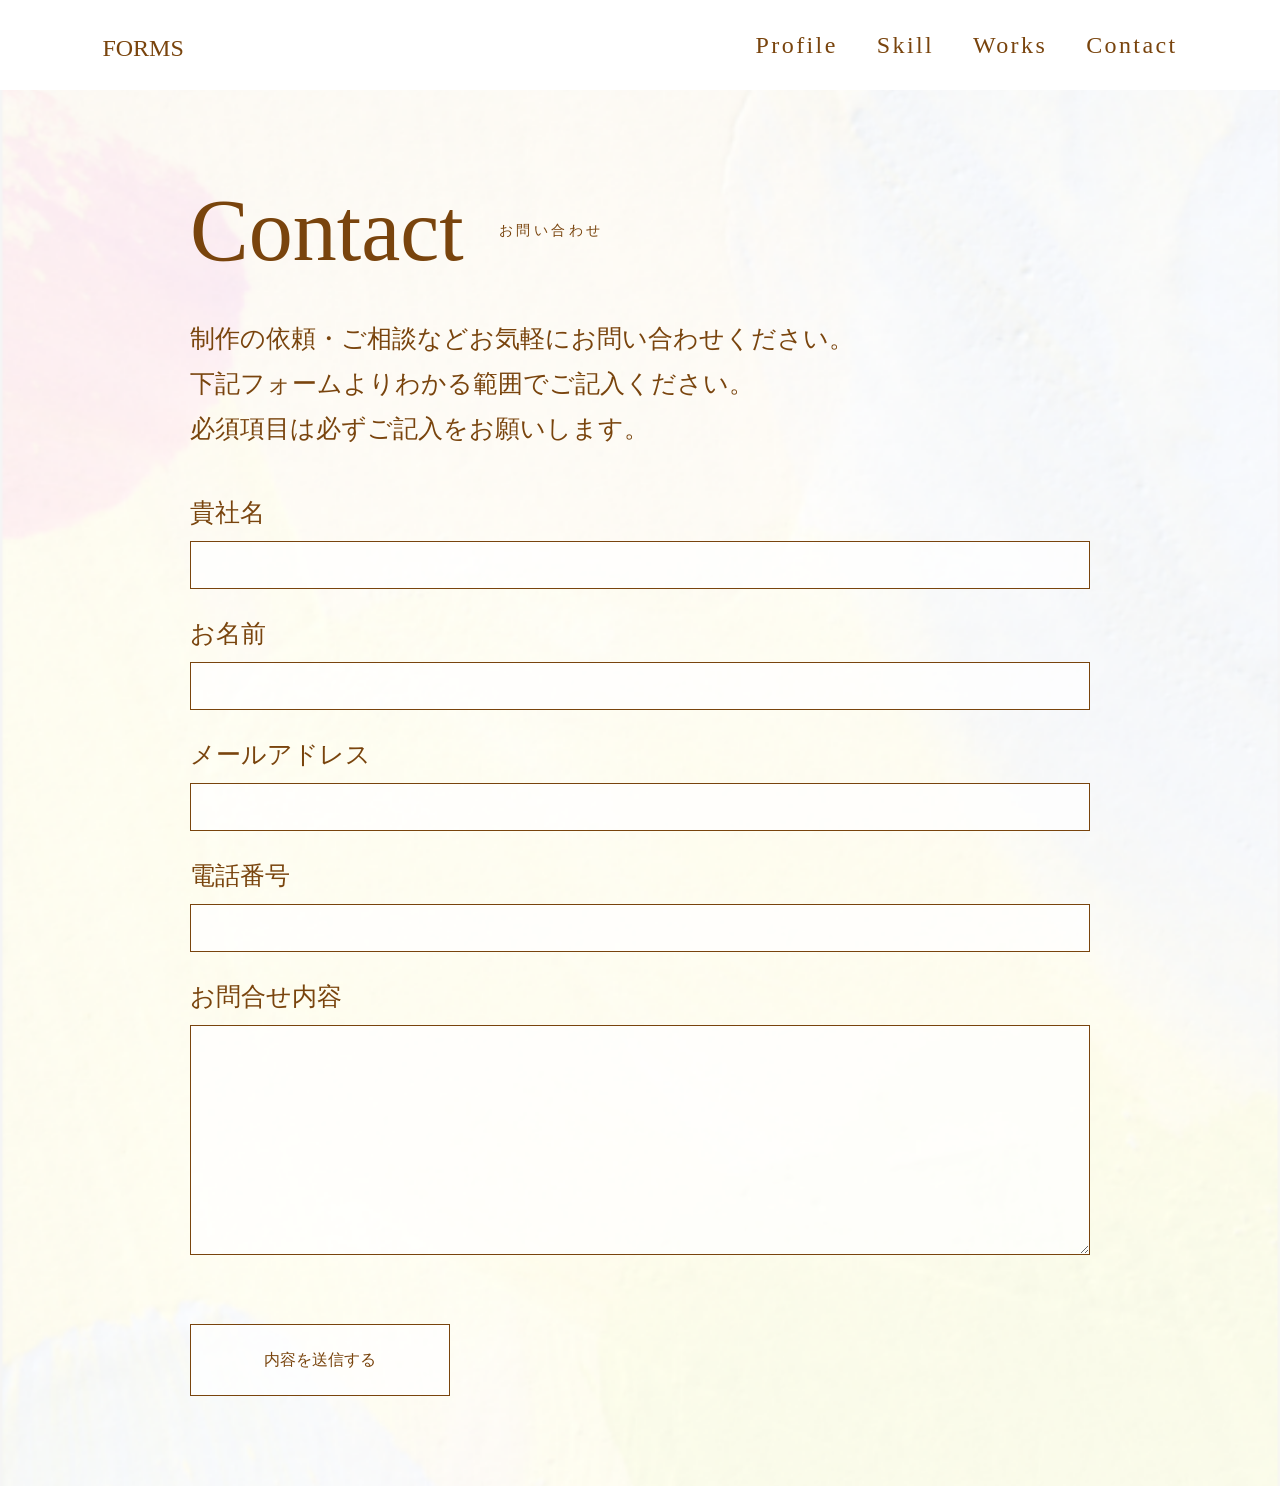
<file: contact-form.html>
<!DOCTYPE html>
<html lang="ja">
<head>
    <meta charset="utf-8">
    <meta name="viewport" content="width=device-width, initial-scale=1.0">
    <title>contact</title>

    <link rel="stylesheet"href="css/contact.css">
    <link rel="stylesheet" href="css/portoforio.css">
</head>

<body>
  <header class="header">
    <div class="header-inner">
      <h1 class="logo">
        <a href="#top">FORMS</a>
      </h1>

　  　<nav class="nav">
       <a href="portoforio.html#profile">Profile</a>
       <a href="portoforio.html#skill">Skill</a>
       <a href="portoforio.html#works">Works</a>
       <a href="contact.html">Contact</a>
     </nav>
    </div>
  </header>

<main>
   <section id="contact-form" class="contact-page">

   <div class="contact-inner">

    <div class="section-title">
      <h2>Contact</h2>
      <span>お問い合わせ</span>
    </div>

    <p class="contact-lead">
      制作の依頼・ご相談などお気軽にお問い合わせください。<br>
      下記フォームよりわかる範囲でご記入ください。<br>
      必須項目は必ずご記入をお願いします。
    </p>

    <form action="https://ssgform.com/s/NrY6ovsQsxkH"
          method="POST"
          class="contact-form"
    >

      <label>
        貴社名
        <input type="text"name="company">
      </label>

      <label>
        お名前
        <input type="text" name="name"required>
      </label>

      <label>
        メールアドレス
        <input type="email" name="email"required>
      </label>

      <label>
        電話番号
        <input type="tel"name="tel">
      </label>

      <label>
        お問合せ内容
        <textarea name="message"required></textarea>
      </label>

      <button type="submit">
        内容を送信する
      </button>

    </form>

   </div>

   </section>
</main>

</body>
</html>
</file>
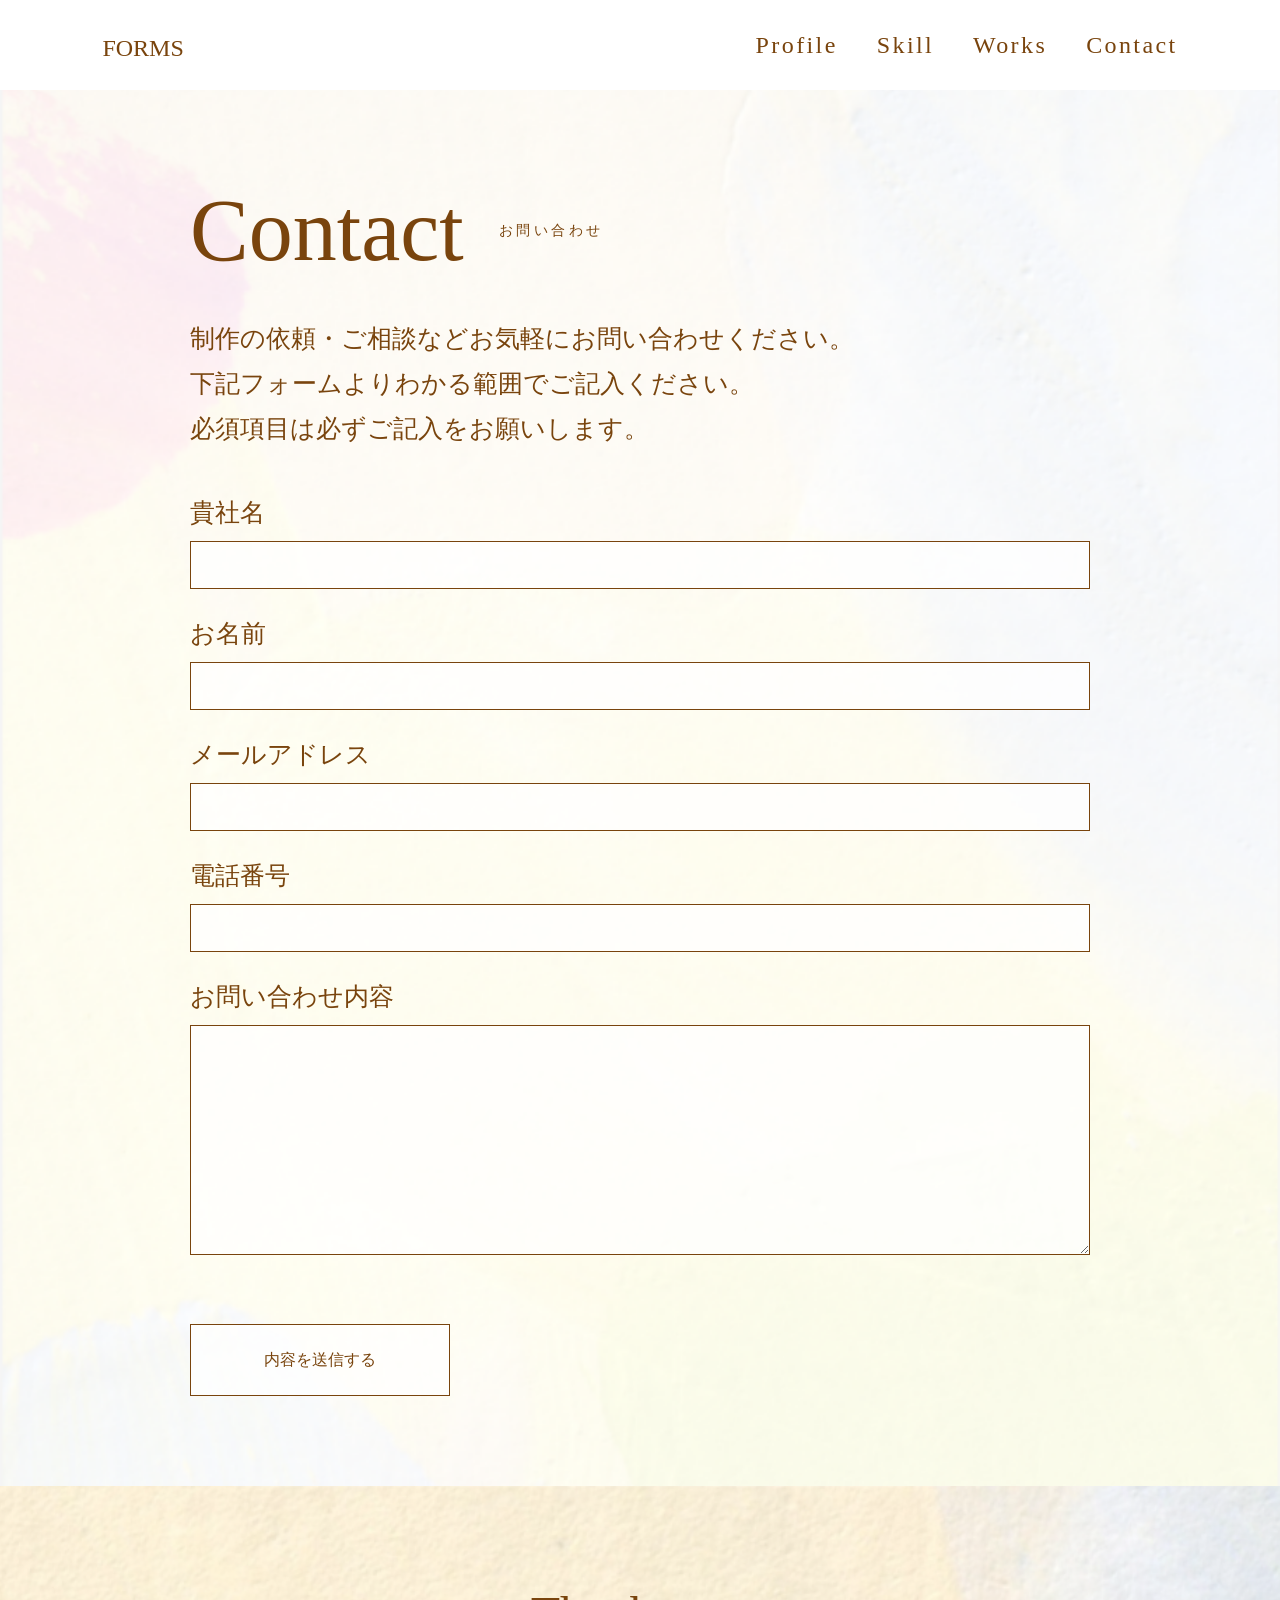
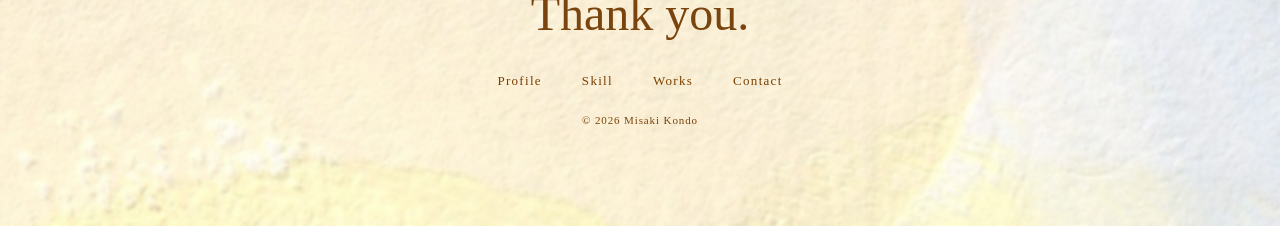
<file: contact.html>
<!DOCTYPE html>
<html lang="ja">
<head>
    <meta charset="utf-8">
    <meta name="viewport" content="width=device-width, initial-scale=1.0">
    <title>contact</title>

    <link rel="stylesheet"href="css/contact.css">
    <link rel="stylesheet" href="css/portoforio.css">
</head>

<body>
  <header class="header">
    <div class="header-inner">
      <h1 class="logo">
         <a href="index.html#top">FORMS</a>
      </h1>

　  　<nav class="nav">
       <a href="/github.msk/#profile">Profile</a>
       <a href="index.html#skill">Skill</a>
       <a href="index.html#works">Works</a>
       <a href="contact.html">Contact</a>
     </nav>
    </div>
  </header>

<main>
   <section id="contact-form" class="contact-page">

   <div class="contact-inner">

    <div class="section-title">
      <h2>Contact</h2>
      <span>お問い合わせ</span>
    </div>

    <p class="contact-lead">
      制作の依頼・ご相談などお気軽にお問い合わせください。<br>
      下記フォームよりわかる範囲でご記入ください。<br>
      必須項目は必ずご記入をお願いします。
    </p>

    <form action="https://ssgform.com/s/NrY6ovsQsxkH"
          method="POST"
          class="contact-form"
    >

      <label>
        貴社名
        <input type="text"name="company">
      </label>

      <label>
        お名前
        <input type="text" name="name"required>
      </label>

      <label>
        メールアドレス
        <input type="email" name="email"required>
      </label>

      <label>
        電話番号
        <input type="tel"name="tel">
      </label>

      <label>
        お問い合わせ内容
        <textarea name="message"required></textarea>
      </label>

      <button type="submit">
        内容を送信する
      </button>

    </form>

   </div>

   </section>
</main>

</body>

<footer class="footer">
  <div class="footer-inner">
    <h2>Thank you.</h2>

    <nav class="footer-nav">
       <a href="/github.msk/#profile">Profile</a>
       <a href="index.html#skill">Skill</a>
       <a href="index.html#works">Works</a>
       <a href="contact.html">Contact</a>
    </nav>

    <p class="copy">© 2026 Misaki Kondo</p>
  </div>
</footer>
</html>
</file>
<file: css/contact.css>
@charset "utf-8";

.contact-page {
  width: 100%;
  padding: 90px 0;
  background: url("contact.back.png") center / cover no-repeat;
  color: #79440d;
  font-family: "Noto Serif JP", serif;
}

.contact-inner {
  width: 90%;
  max-width: 900px;
  margin: 0 auto;
}

.section-title {
  display: flex;
  align-items: center;
  gap: 35px;
  margin-bottom: 35px;
}

.section-title h2 {
  margin: 0;
  color: #79440d;
  font-family: "Brush Script MT", cursive;
  font-size: 88px;
  font-weight: 400;
}

.section-title span {
  color: #79440d;
  font-family: "Noto Serif JP", serif;
  font-size: 14px;
  letter-spacing: 0.25em;
}

.contact-lead {
  margin-bottom: 45px;
  color: #79440d;
  font-family: "Noto Serif JP", serif;
  font-size: 25px;
  line-height: 1.8;
}

.contact-form label {
  display: block;
  margin-bottom: 28px;
  color: #79440d;
  font-family: "Noto Serif JP", serif;
  font-size: 25px;
}

.contact-form input,
.contact-form textarea {
  width: 100%;
  margin-top: 12px;
  padding: 10px;
  border: 1px solid #79440d;
  background: rgba(255, 255, 255, 0.75);
  color: #79440d;
  font-family: "Noto Serif JP", serif;
  font-size: 18px;
  box-sizing: border-box;
}

.contact-form input {
  height: 48px;
}

.contact-form textarea {
  min-height: 230px;
  resize: vertical;
}

.contact-form button {
  width: 260px;
  height: 72px;
  margin-top: 35px;
  border: 1px solid #79440d;
  background: rgba(255, 255, 255, 0.75);
  color: #79440d;
  font-family: "Noto Serif JP", serif;
  font-size: 16px;
  cursor: pointer;
  transition: 0.3s;
}

.contact-form button:hover {
  background: #79440d;
  color: #fff;
}

.footer {
  background:
    url("back.footer.png") center / cover no-repeat;
  background-size: cover;
  background-position: center;
  padding: 100px 20px;
  text-align: center;
  color: #79440d;
  font-family: 'Noto Serif JP', serif;
 }

.footer-inner h2 {
  font-family: "Brush Script MT", cursive;
  font-size: 48px;
  font-weight: normal;
  margin-bottom: 30px;
 }

.footer-nav {
  margin-bottom: 25px;
 }

.footer-nav a {
  margin: 0 18px;
  text-decoration: none;
  color: #7a3f00;
  font-size: 13px;
  letter-spacing: 0.1em;
 }

.footer-nav a:hover {
  opacity: 0.7;
 }

.copy {
  font-size: 11px;
  letter-spacing: 0.08em;
 }

/* =========================
   Contact Responsive
========================= */

/* ---------- タブレット ---------- */
@media screen and (max-width: 1024px) {

  .contact-page {
    padding: 70px 0;
  }

  .contact-inner {
    width: 88%;
    max-width: 820px;
  }

  .section-title h2 {
    font-size: 72px;
  }

  .section-title span {
    font-size: 13px;
  }

  .contact-lead {
    font-size: 20px;
    line-height: 1.9;
  }

  .contact-form label {
    font-size: 20px;
  }

  .contact-form input,
  .contact-form textarea {
    font-size: 16px;
  }

  .contact-form button {
    width: 240px;
    height: 64px;
  }

  .footer {
    padding: 70px 20px;
  }
}


/* ---------- スマホ ---------- */
@media screen and (max-width: 767px) {

  .contact-page {
    padding: 55px 0;
  }

  .contact-inner {
    width: 90%;
    max-width: none;
  }

  /* タイトル */
  .section-title {
    gap: 16px;
    margin-bottom: 30px;
    align-items: center;
    flex-wrap: wrap;
  }

  .section-title h2 {
    font-size: 52px;
    line-height: 1;
  }

  .section-title span {
    font-size: 11px;
    letter-spacing: 0.18em;
  }

  /* 説明文 */
  .contact-lead {
    margin-bottom: 35px;
    font-size: 16px;
    line-height: 2;
  }

  /* 改行をスマホで自然にする */
  .contact-lead br {
    display: none;
  }

  /* フォーム */
  .contact-form label {
    margin-bottom: 24px;
    font-size: 18px;
  }

  .contact-form input,
  .contact-form textarea {
    width: 100%;
    margin-top: 8px;
    padding: 10px;
    font-size: 16px;
  }

  .contact-form input {
    height: 44px;
  }

  .contact-form textarea {
    min-height: 170px;
  }

  /* 送信ボタン */
  .contact-form button {
    display: block;
    width: 220px;
    height: 56px;
    margin: 28px auto 0;
    font-size: 14px;
  }

  /* フッター */
  .footer {
    padding: 50px 15px;
  }

  .footer-inner h2 {
    font-size: 38px;
    margin-bottom: 22px;
  }

  .footer-nav {
    display: flex;
    justify-content: center;
    flex-wrap: wrap;
    gap: 14px;
    margin-bottom: 20px;
  }

  .footer-nav a {
    margin: 0;
    font-size: 12px;
  }

  .copy {
    font-size: 10px;
  }
}


/* ---------- 小さいスマホ ---------- */
@media screen and (max-width: 480px) {

  .contact-page {
    padding: 45px 0;
  }

  .contact-inner {
    width: 92%;
  }

  .section-title {
    gap: 12px;
  }

  .section-title h2 {
    font-size: 46px;
  }

  .section-title span {
    font-size: 10px;
  }

  .contact-lead {
    font-size: 14px;
    line-height: 1.9;
  }

  .contact-form label {
    font-size: 16px;
  }

  .contact-form input,
  .contact-form textarea {
    font-size: 16px;
  }

  .contact-form textarea {
    min-height: 150px;
  }

  .contact-form button {
    width: 100%;
    max-width: 220px;
    height: 52px;
  }

  .footer {
    padding: 40px 15px;
  }
}
</file>
<file: css/portoforio.css>
@charset "utf-8";

/* =========================
   Reset CSS
========================= */
* {
  margin: 0;
  padding: 0;
  box-sizing: border-box;
}

html {
  scroll-behavior: smooth;
  scroll-padding-top: 90px;
}

body {
  margin: 0;
  padding-top: 90px;
}

img {
  max-width: 100%;
  height: auto;
}

a {
  color: inherit;
}

button,
input,
textarea {
  font: inherit;
}

/* =========================
   共通レイアウト
========================= */

.profile,
.skill,
.works,
.lp-design,
.wix-design {
  padding-top: 90px;
  padding-bottom: 90px;

  padding-left: max(5%, calc((100% - 1200px) / 2));
  padding-right: max(5%, calc((100% - 1200px) / 2));
}

.profile-title,
.skill-title,
.works-title,
.lp-title,
.wix-title {
  display: flex;
  align-items: center;
  gap: 35px;
  margin-bottom: 45px;
}

.profile-title h2,
.skill-title h2,
.works-title h2,
.lp-title h2,
.wix-title h2 {
  font-family: "Brush Script MT", cursive;
  font-size: 88px;
  font-weight: normal;
  margin: 0;
}

.header {
  position: fixed !important;
  top: 0 !important;
  left: 0;
  right: 0;

  width: 100%;
  height: 90px;
  padding: 0 8%;

  display: flex;
  align-items: center;

  background-color: #fff;
  box-sizing: border-box;
  z-index: 99999;
}

.header-inner {
  width: 100%;
  display: flex;
  justify-content: space-between;
  align-items: center;
}

.logo a{
  font-family: "Brush Script MT", cursive;
  font-size: 24px;
  text-decoration: none;
  color: #79440d;
  font-weight: normal;
 }

.nav a {
  margin-left: 35px;
  text-decoration: none;
  font-family: "Brush Script MT", cursive;
  color: #79440d;
  font-size: 24px;
  letter-spacing: 0.1em;
 }

.nav a:hover {
  opacity: 0.7;
 }
.hero {
      width: 100%;
      height: 750px;
      background-size: cover;
      background-position: center;
      position: relative;
      display: flex;
      justify-content: center;
      align-items: center;
      background-image: url("hero-bg.png.png");
 }

.hero-text {
  font-family:'Noto Serif JP',serif;
  font-size:67px;
  font-weight: 400;
  color: #79440d;
  text-align: center;
 }

.hero-text span {
  text-shadow:4px 4px 10px #FFB66B
}

 .name{
  font-family:'Noto Serif JP',serif;
  font-size:25px;
  font-weight: 400;
  color: #79440d;
  text-align: center;
 }

.title {
      color: #79440d;
      font-size: 38px;
      line-height: 1.8;
      letter-spacing: 0.12em;
      font-weight: normal;
 }

.name {
      margin-top: 25px;
      color: #79440d;
      font-size: 16px;
      letter-spacing: 0.15em;
 }

.profile {
  background: #fff;
  color: #79440d;
  font-family:'Noto Serif JP',serif;
 }

.profile-title span {
  font-size: 14px;
  letter-spacing: 0.4em;
 }

.profile-inner {
  display: flex;
  align-items: center;
  gap: 70px;
 }

.profile-image {
  width: 43%;
 }

.profile-image img {
  width: 100%;
  display: block;
 }

.profile-text {
  width: 50%;
 }

.profile-text h3 {
  font-size: 38px;
  font-weight: normal;
  margin-bottom: 12px;
 }

.profile-text .job {
  font-size: 14px;
  margin-bottom: 55px;
 }

.profile-text h4 {
  font-size: 22px;
  font-weight: normal;
  letter-spacing: 0.15em;
  margin-bottom: 25px;
 }

.profile-text p {
  font-size: 14px;
  line-height: 2.4;
  letter-spacing: 0.08em;
 }

.skill {
  background:
    url("skill.back.png") center / cover no-repeat;
  color: #79440d;
  font-family: 'Noto Serif JP', serif;
  position: relative;
}

.skill-title span {
  font-size: 14px;
  letter-spacing: 0.35em;
 }

.skill-list {
  display: grid;
  grid-template-columns: repeat(4, 1fr);
  gap: 38px;
 }

.skill-card {
  background: #fff;
  padding: 45px 26px;
  min-height: 250px;
 }

.skill-card img {
  width: 52px;
  height: 52px;
  object-fit: contain;
  margin-bottom: 28px;
 }

.skill-card h3 {
  font-size: 20px;
  font-weight: normal;
  margin-bottom: 24px;
 }

.skill-card p {
  font-size: 12px;
  line-height: 2;
  letter-spacing: 0.08em;
 }

 .works {
  background: #fff;
  color: #79440d;
  font-family:'Noto Serif JP',serif;
 }

.works-title span {
  font-size: 14px;
  letter-spacing: 0.25em;
 }

.works-list {
  display: grid;
  grid-template-columns: repeat(2, 575px);
  gap: 45px 35px;
  justify-content: center;
 }

.work-item img {
  width: 575px;
  aspect-ratio: 1 / 1;
  object-fit: cover;
  display: block;
 }

.work-item h3 {
  font-size: 28px;
  font-weight: normal;
  margin: 18px 0 18px;
 }

/* =========================
   WORK 8 横長バナー
   正方形の枠に全体表示
========================= */

.work-wide img {
  width: 100%;
  height: auto;
  aspect-ratio: 1 / 1;
  object-fit: contain;
  object-position: center;
  background-color: #fffdf4;
  display: block;
}

.tags {
  display: flex;
  gap: 10px;
 }

.tags span {
  border: 1px solid #c79b75;
  padding: 4px 10px;
  font-size: 10px;
  letter-spacing: 0.15em;
 }

.hidden-work {
  display: none;
}

.hidden-work.show {
  display: block;
}

.more-btn-wrap {
  grid-column: 1 / -1;   /* 2列分使う */
  display: flex;
  justify-content: center;
  margin-top: 55px;
 }

.lp-design {
  background-color: #fffdf4;
  background-image: url("LP.back.png");
  background-position: center;
  background-size: cover;
  background-repeat: no-repeat;
  color: #79440d;
  font-family: "Noto Serif JP", serif;
}

.lp-title span {
  font-size: 14px;
  letter-spacing: 0.3em;
 }

.lp-inner {
  display: flex;
  align-items: center;
  gap: 40px;
 }

.lp-image {
  width: 48%;
 }

.lp-image img {
   width: 100%;
   height: 280px;
   object-fit: cover;
   object-position: top;
   display: block;
 }

.lp-text {
  width: 45%;
  color: #79440d;
}

.lp-text h3 {
  margin: 0 0 18px;
  color: #79440d;
  font-family: "Noto Serif JP", serif;
  font-size: 36px;
  font-weight: normal;
  letter-spacing: 0.25em;
}

.lp-text p {
  margin: 0;
  color: #79440d;
  font-family: "Noto Serif JP", serif;
  font-size: 16px;
  line-height: 2;
  letter-spacing: 0.08em;
}

/* =========================
   2作品目との間隔
========================= */

.lp-inner + .lp-inner {
  margin-top: 80px;
}

/* =========================
   LP画像
   クリックでWORK DETAIL
========================= */

.lp-work .lp-image img {
  cursor: pointer;
  transition: opacity 0.3s;
}

.lp-work .lp-image img:hover {
  opacity: 0.8;
}


/* サイトページへボタン */
.lp-site-btn {
  display: inline-block;
  margin-top: 30px;
  padding: 14px 45px;

  border: 1px solid #b77a45;
  background-color: #fff;

  color: #79440d;
  font-family: "Noto Serif JP", serif;
  font-size: 16px;
  font-weight: normal;
  letter-spacing: 0.3em;

  text-decoration: none;
  text-align: center;

  transition: 0.3s;
  cursor: pointer;
}

.lp-site-btn:hover {
  background-color: #79440d;
  border-color: #79440d;
  color: #fff;
}

.wix-design {
  background: #fff;
  color: #79440d;
  font-family: 'Noto Serif JP', serif;
 }

.wix-title span {
  font-size: 14px;
  letter-spacing: 0.3em;
 }

.wix-inner {
  display: flex;
  align-items: center;
  gap: 55px;
 }

.wix-text {
  width: 42%;
 }

.wix-text h3 {
  font-size: 36px;
  font-weight: normal;
  margin-bottom: 22px;
 }

.wix-text p {
  font-size: 16px;
  line-height: 2.1;
  letter-spacing: 0.08em;
  margin-bottom: 25px;
 }

.wix-image {
  width: 48%;
 }

.wix-image img {
  width: 100%;
  display: block;
 }

 .site-btn {
  display: inline-block;
  margin-top: 20px;
  padding: 12px 38px;

  background: #fff;
  border: 1px solid #b88a62;
  color: #79440d;

  text-decoration: none;
  font-family: 'Noto Serif JP', serif;
  font-size: 16px;
  letter-spacing: 0.2em;

  transition: 0.3s;
}

.site-btn:hover {
  background: #79440d;
  color: #fff;
}

 .footer {
  background:
    url("back.footer.png") center / cover no-repeat;
  background-size: cover;
  background-position: center;
  padding: 100px 20px;
  text-align: center;
  color: #79440d;
  font-family: 'Noto Serif JP', serif;
 }

.footer-inner h2 {
  font-family: "Brush Script MT", cursive;
  font-size: 48px;
  font-weight: normal;
  margin-bottom: 30px;
 }

.footer-nav {
  margin-bottom: 25px;
 }

.footer-nav a {
  margin: 0 18px;
  text-decoration: none;
  color: #7a3f00;
  font-size: 13px;
  letter-spacing: 0.1em;
 }

.footer-nav a:hover {
  opacity: 0.7;
 }

.copy {
  font-size: 11px;
  letter-spacing: 0.08em;
 }

 /* LPの追加作品 */
.hidden-lp-work {
  display: none;
}

.hidden-lp-work.show {
  display: flex;
}

/* Wixの追加作品 */
.hidden-wix-work {
  display: none;
}

.hidden-wix-work.show {
  display: flex;
}

/* もっと見るボタンの位置 */
.lp-more-btn-wrap,
.wix-more-btn-wrap {
  display: flex;
  justify-content: center;
  margin-top: 55px;
}

/* 共通のもっと見るボタン */
.more-btn {
  display: inline-block;
  text-decoration: none;
  padding: 10px 42px;
  border: 1px solid #b88a62;
  background: #fff;
  color: #79440d;
  font-family: "Noto Serif JP", serif;
  font-size: 16px;
  letter-spacing: 0.3em;
  cursor: pointer;
}

.more-btn:hover {
  background: #79440d;
  color: #fff;
}

.lp-list,
.wix-list {
  display: flex;
  flex-direction: column;
  gap: 70px;
}

/* =========================
   Responsive
========================= */

/* ---------- タブレット ---------- */
@media screen and (max-width: 1024px) {

  .header {
    padding: 0 5%;
  }

  .nav a {
    margin-left: 20px;
    font-size: 20px;
  }

  .hero {
    height: 620px;
  }

  .hero-text {
    font-size: 52px;
  }

  .profile,
  .skill,
  .works,
  .lp-design,
  .wix-design {
    padding-left: 6%;
    padding-right: 6%;
  }

  .profile-inner {
    gap: 45px;
  }

  .skill-list {
    grid-template-columns: repeat(2, 1fr);
  }

  .works-list {
    grid-template-columns: repeat(2, 1fr);
    gap: 40px 30px;
  }

  .work-item img {
    width: 100%;
  }

  .lp-inner,
  .wix-inner {
    gap: 35px;
  }

  .lp-text p,
  .wix-text p {
    font-size: 14px;
  }
}


/* ---------- スマホ ---------- */
@media screen and (max-width: 768px) {

  html {
    scroll-padding-top: 80px;
  }

  body {
    padding-top: 80px;
  }

  /* ヘッダー */
  .header {
    height: 80px;
    padding: 0 4%;
  }

  .logo a {
    font-size: 20px;
  }

  .nav {
    display: flex;
    align-items: center;
    gap: 10px;
  }

  .nav a {
    margin-left: 0;
    font-size: 13px;
    letter-spacing: 0.03em;
  }


  /* HERO */
  .hero {
    height: 500px;
  }

  .hero-text {
    font-size: 36px;
    line-height: 1.6;
  }

  .name {
    margin-top: 20px;
    font-size: 13px;
  }


  /* 共通セクション */
  .profile,
  .skill,
  .works,
  .lp-design,
  .wix-design {
    padding-top: 60px;
    padding-bottom: 60px;
    padding-left: 6%;
    padding-right: 6%;
  }


  /* 共通タイトル */
  .profile-title,
  .skill-title,
  .works-title,
  .lp-title,
  .wix-title {
    gap: 16px;
    margin-bottom: 35px;
    flex-wrap: wrap;
  }

  .profile-title h2,
  .skill-title h2,
  .works-title h2,
  .lp-title h2,
  .wix-title h2 {
    font-size: 56px;
  }

  .profile-title span,
  .skill-title span,
  .works-title span,
  .lp-title span,
  .wix-title span {
    font-size: 11px;
    letter-spacing: 0.2em;
  }


  /* Profile */
  .profile-inner {
    flex-direction: column;
    align-items: stretch;
    gap: 35px;
  }

  .profile-image {
    width: 100%;
  }

  .profile-text {
    width: 100%;
  }

  .profile-text h3 {
    font-size: 30px;
  }

  .profile-text .job {
    margin-bottom: 30px;
  }

  .profile-text h4 {
    font-size: 18px;
  }

  .profile-text p {
    font-size: 13px;
    line-height: 2;
  }


  /* Skill */
  .skill-list {
    grid-template-columns: 1fr;
    gap: 20px;
  }

  .skill-card {
    min-height: auto;
    padding: 30px 24px;
  }

  .skill-card img {
    margin-bottom: 20px;
  }


  /* Works */
  .works-list {
    grid-template-columns: 1fr;
    gap: 45px;
  }

  .work-item img {
    width: 100%;
  }

  .work-item h3 {
    font-size: 20px;
    margin: 15px 0;
  }

  .more-btn-wrap {
    grid-column: 1;
    margin-top: 15px;
  }

  .more-btn {
    padding: 10px 30px;
    font-size: 14px;
  }


  /* LP */
  .lp-inner {
    flex-direction: column;
    align-items: stretch;
    gap: 30px;
  }

  .lp-image {
    width: 100%;
  }

  .lp-text {
    width: 100%;
  }

  .lp-text h3 {
    font-size: 28px;
  }

  .lp-text p {
    font-size: 14px;
    line-height: 2;
  }


  /* Wix */
  .wix-inner {
    flex-direction: column;
    align-items: stretch;
    gap: 30px;
  }

  .wix-text,
  .wix-image {
    width: 100%;
  }

  .wix-text h3 {
    font-size: 28px;
  }

  .wix-text p {
    font-size: 14px;
    line-height: 2;
  }


  /* Footer */
  .footer {
    padding: 60px 20px;
  }

  .footer-inner h2 {
    font-size: 40px;
    margin-bottom: 25px;
  }

  .footer-nav {
    display: flex;
    justify-content: center;
    flex-wrap: wrap;
    gap: 15px;
    margin-bottom: 22px;
  }

  .footer-nav a {
    margin: 0;
    font-size: 12px;
  }

  .copy {
    font-size: 10px;
  }
}


/* ---------- 小さいスマホ ---------- */
@media screen and (max-width: 480px) {

  .header {
    height: auto;
    min-height: 80px;
    padding: 12px 4%;
  }

  .header-inner {
    flex-direction: column;
    gap: 8px;
  }

  body {
    padding-top: 105px;
  }

  html {
    scroll-padding-top: 105px;
  }

  .nav {
    width: 100%;
    justify-content: center;
    gap: 12px;
  }

  .nav a {
    font-size: 12px;
  }

  .hero {
    height: 430px;
  }

  .hero-text {
    font-size: 30px;
  }

  .profile-title h2,
  .skill-title h2,
  .works-title h2,
  .lp-title h2,
  .wix-title h2 {
    font-size: 48px;
  }

  .profile-text h3,
  .lp-text h3,
  .wix-text h3 {
    font-size: 24px;
  }

  .work-item h3 {
    font-size: 18px;
  }

  .footer {
    padding: 45px 15px;
  }
}

/* =========================
   Works Modal
========================= */

.work-item img {
  cursor: pointer;
  transition: 0.3s;
}

.work-item img:hover {
  opacity: 0.85;
}

/* モーダル全体 */
.work-modal {
  position: fixed;
  inset: 0;
  z-index: 100000;

  display: none;
  align-items: center;
  justify-content: center;

  padding: 40px;
}

/* 開いた状態 */
.work-modal.show {
  display: flex;
}

/* 背景 */
.work-modal-overlay {
  position: absolute;
  inset: 0;
  background: rgba(50, 35, 20, 0.55);
}

/* 白いポップアップ */
.work-modal-content {
  position: relative;
  z-index: 1;

  width: min(1000px, 90vw);
  max-height: 90vh;

  display: grid;
  grid-template-columns: 1fr 1fr;
  gap: 45px;

  padding: 45px;

  background: #fffdf8;
  color: #79440d;

  font-family: "Noto Serif JP", serif;

  overflow-y: auto;
}

/* ×ボタン */
.work-modal-close {
  position: absolute;
  top: 15px;
  right: 20px;

  border: none;
  background: transparent;

  color: #79440d;
  font-size: 35px;
  line-height: 1;

  cursor: pointer;
}

/* 作品画像 */
.work-modal-image img {
  width: 100%;
  display: block;
}

/* DETAIL */
.modal-label {
  margin-bottom: 10px;

  font-size: 11px;
  letter-spacing: 0.3em;
}

/* タイトル */
.work-modal-text h2 {
  margin-bottom: 30px;

  font-size: 30px;
  font-weight: normal;
  line-height: 1.5;
}

/* 要件定義 */
.work-detail {
  margin: 0;
}

.work-detail div {
  padding: 18px 0;
  border-top: 1px solid #d8c0aa;
}

.work-detail div:last-child {
  border-bottom: 1px solid #d8c0aa;
}

.work-detail dt {
  margin-bottom: 8px;

  font-size: 13px;
  letter-spacing: 0.15em;
}

.work-detail dd {
  margin: 0;

  font-size: 14px;
  line-height: 1.9;
}

/* =========================
   Works Modal スマホ
========================= */

@media screen and (max-width: 767px) {

  .work-modal {
    padding: 20px;
  }

  .work-modal-content {
    width: 100%;
    max-height: 88vh;

    grid-template-columns: 1fr;
    gap: 25px;

    padding: 40px 25px 30px;
  }

  .work-modal-image {
    width: 100%;
  }

  .work-modal-image img {
    width: 100%;
  }

  .work-modal-text h2 {
    margin-bottom: 20px;
    font-size: 22px;
  }

  .work-detail div {
    padding: 14px 0;
  }

  .work-detail dt {
    font-size: 12px;
  }

  .work-detail dd {
    font-size: 13px;
    line-height: 1.8;
  }

  .work-modal-close {
    top: 10px;
    right: 15px;
    font-size: 30px;
  }
}
</file>
